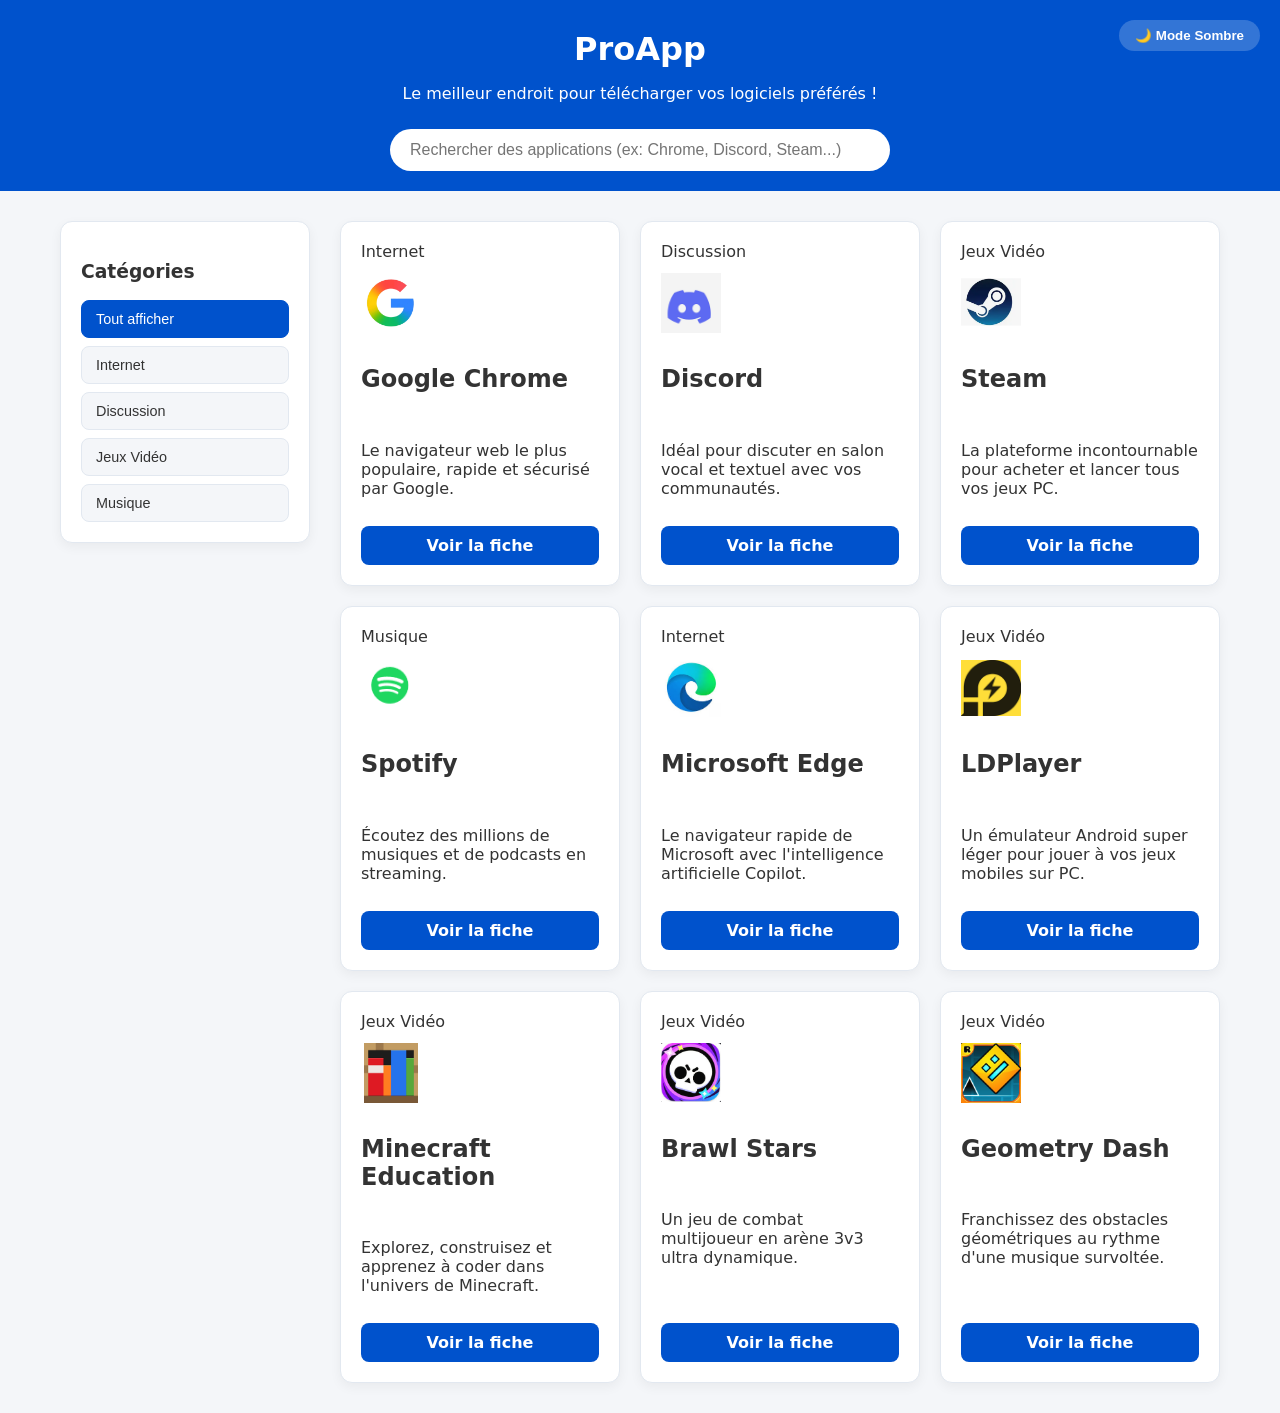
<file: index.html>
<!DOCTYPE html>
<html lang="fr">
<head>
    <meta charset="UTF-8">
    <title>ProApp - Votre catalogue de logiciels</title>
    <link rel="stylesheet" href="style.css">
</head>
<body>

    <header>
        <button class="theme-toggle" id="themeBtn">🌙 Mode Sombre</button>
        <h1>ProApp</h1>
        <p>Le meilleur endroit pour télécharger vos logiciels préférés !</p>
        <input type="text" id="search" class="search-bar" placeholder="Rechercher des applications (ex: Chrome, Discord, Steam...)">
    </header>

    <div style="display: flex;">
        
        <aside class="sidebar">
            <h3>Catégories</h3>
            <ul>
                <li><button class="filter-btn active" data-cat="tous">Tout afficher</button></li>
                <li><button class="filter-btn" data-cat="internet">Internet</button></li>
                <li><button class="filter-btn" data-cat="discussion">Discussion</button></li>
                <li><button class="filter-btn" data-cat="jeux vidéo">Jeux Vidéo</button></li>
                <li><button class="filter-btn" data-cat="musique">Musique</button></li>
            </ul>
        </aside>

        <section class="content-grid">
            
            <article>
                <span class="badge">Internet</span>
                <img src="chrome.png" alt="Logo Chrome">
                <h2>Google Chrome</h2>
                <p>Le navigateur web le plus populaire, rapide et sécurisé par Google.</p>
                <a href="Chrome.html">Voir la fiche</a>
            </article>

            <article>
                <span class="badge">Discussion</span>
                <img src="discord.png" alt="Logo Discord">
                <h2>Discord</h2>
                <p>Idéal pour discuter en salon vocal et textuel avec vos communautés.</p>
                <a href="discord.html">Voir la fiche</a>
            </article>

            <article>
                <span class="badge">Jeux Vidéo</span>
                <img src="steam.png" alt="Logo Steam">
                <h2>Steam</h2>
                <p>La plateforme incontournable pour acheter et lancer tous vos jeux PC.</p>
                <a href="steam.html">Voir la fiche</a>
            </article>

            <article>
                <span class="badge">Musique</span>
                <img src="spotify.png" alt="Logo Spotify">
                <h2>Spotify</h2>
                <p>Écoutez des millions de musiques et de podcasts en streaming.</p>
                <a href="spotify.html">Voir la fiche</a>
            </article>

            <article>
                <span class="badge">Internet</span>
                <img src="edge.png" alt="Logo Edge">
                <h2>Microsoft Edge</h2>
                <p>Le navigateur rapide de Microsoft avec l'intelligence artificielle Copilot.</p>
                <a href="edge.html">Voir la fiche</a>
            </article>

            <article>
                <span class="badge">Jeux Vidéo</span>
                <img src="ldplayer.png" alt="Logo LDPlayer">
                <h2>LDPlayer</h2>
                <p>Un émulateur Android super léger pour jouer à vos jeux mobiles sur PC.</p>
                <a href="ldplayer.html">Voir la fiche</a>
            </article>

            <article>
                <span class="badge">Jeux Vidéo</span>
                <img src="minecraft.png" alt="Logo Minecraft">
                <h2>Minecraft Education</h2>
                <p>Explorez, construisez et apprenez à coder dans l'univers de Minecraft.</p>
                <a href="minecraft-education.html">Voir la fiche</a>
            </article>

            <article>
                <span class="badge">Jeux Vidéo</span>
                <img src="brawlstars.png" alt="Logo Brawl Stars">
                <h2>Brawl Stars</h2>
                <p>Un jeu de combat multijoueur en arène 3v3 ultra dynamique.</p>
                <a href="brawlstars.html">Voir la fiche</a>
            </article>

            <article>
                <span class="badge">Jeux Vidéo</span>
                <img src="geometrie.png" alt="Logo Geometry Dash">
                <h2>Geometry Dash</h2>
                <p>Franchissez des obstacles géométriques au rythme d'une musique survoltée.</p>
                <a href="geometry-dash.html">Voir la fiche</a>
            </article>

        </section>
    </div>

    <script>
        const themeBtn = document.getElementById('themeBtn');
        const searchInput = document.getElementById('search');
        const articles = document.querySelectorAll('article');

        if (themeBtn) {
            themeBtn.addEventListener('click', function() {
                document.body.classList.toggle('dark-mode');
                if (document.body.classList.contains('dark-mode')) {
                    themeBtn.textContent = "☀️ Mode Clair";
                } else {
                    themeBtn.textContent = "🌙 Mode Sombre";
                }
            });
        }

        function filterApps() {
            const searchText = searchInput.value.toLowerCase();
            const activeBtn = document.querySelector('.filter-btn.active');
            const activeCategory = activeBtn ? activeBtn.getAttribute('data-cat').toLowerCase().trim() : "tous";

            articles.forEach(article => {
                const title = article.querySelector('h2').textContent.toLowerCase();
                const badgeText = article.querySelector('.badge').textContent.toLowerCase().trim();

                const matchesSearch = title.includes(searchText);
                const matchesCategory = (activeCategory === "tous" || badgeText === activeCategory);

                if (matchesSearch && matchesCategory) {
                    article.style.display = "flex";
                } else {
                    article.style.display = "none";
                }
            });
        }

        if (searchInput) {
            searchInput.addEventListener('input', filterApps);
        }

        const filterButtons = document.querySelectorAll('.filter-btn');
        filterButtons.forEach(button => {
            button.addEventListener('click', function() {
                const currentActive = document.querySelector('.filter-btn.active');
                if (currentActive) currentActive.classList.remove('active');
                this.classList.add('active');
                filterApps();
            });
        });
    </script>
</body>
</html>
</file>
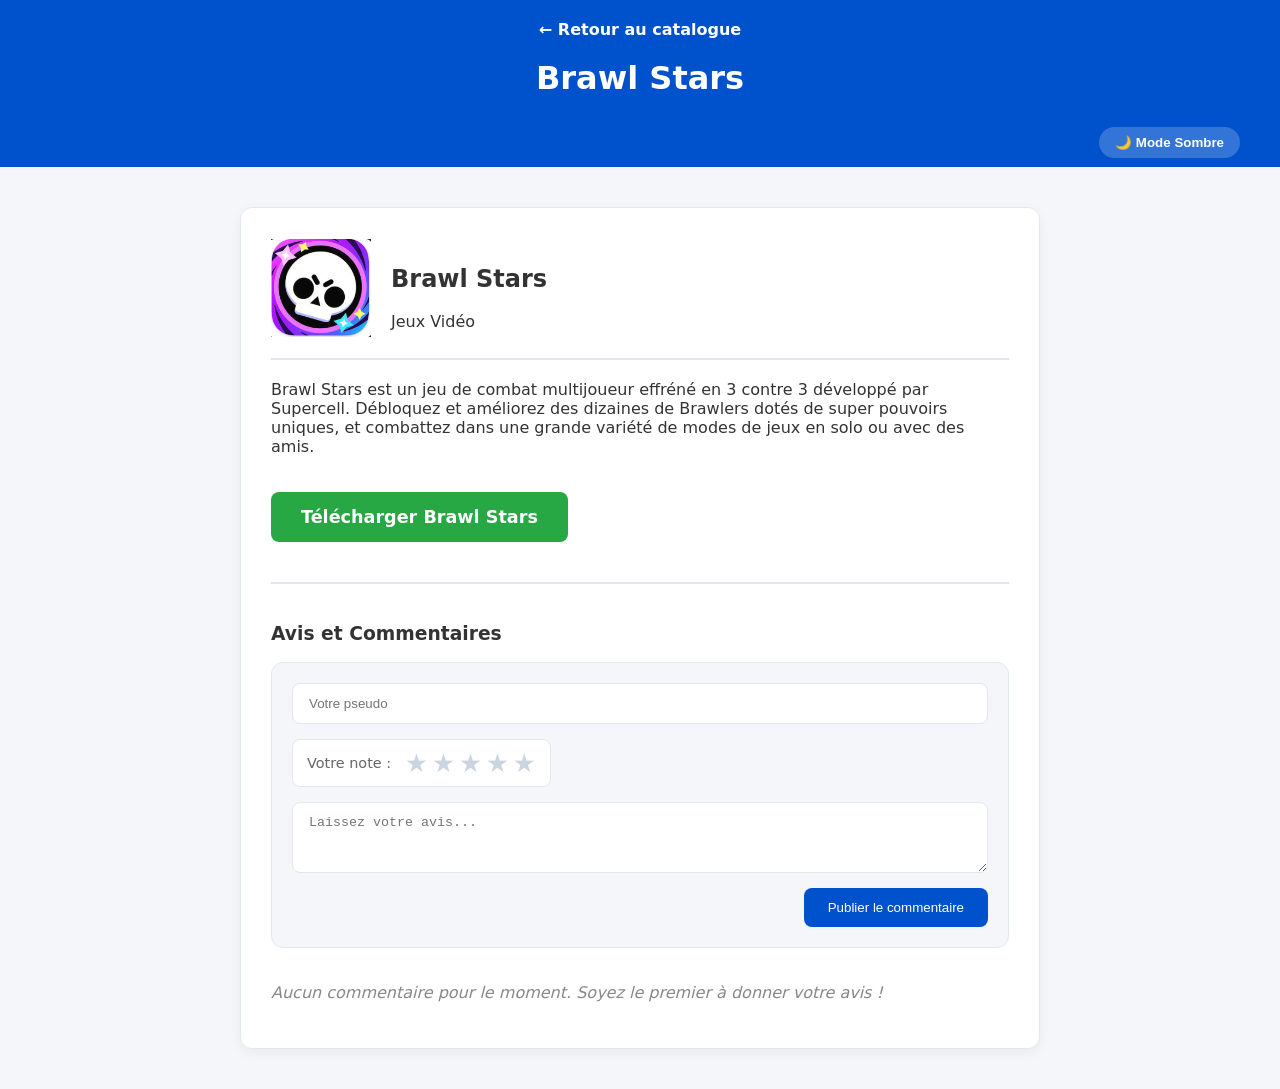
<file: brawlstars.html>
<!DOCTYPE html>
<html lang="fr">
<head>
    <meta charset="UTF-8">
    <title>Brawl Stars - ProApp</title>
    <link rel="stylesheet" href="style.css">
</head>
<body>

    <header>
        <a href="index.html" class="back-btn">← Retour au catalogue</a>
        <h1>Brawl Stars</h1>
        <header>
        <button class="theme-toggle" id="themeBtn" style="position: absolute; top: 20px; right: 20px;">🌙 Mode Sombre</button>
    </header>
    </header>

    <main>
        <div class="app-header">
            <img src="brawlstars.png" alt="Logo Brawl Stars">
            <div>
                <h2>Brawl Stars</h2>
                <span class="badge">Jeux Vidéo</span>
            </div>
        </div>

        <p>Brawl Stars est un jeu de combat multijoueur effréné en 3 contre 3 développé par Supercell. Débloquez et améliorez des dizaines de Brawlers dotés de super pouvoirs uniques, et combattez dans une grande variété de modes de jeux en solo ou avec des amis.</p>
        
        <a href="https://supercell.com/en/games/brawlstars/" target="_blank" class="download-btn">Télécharger Brawl Stars</a>

        <div id="commentZone"></div>
    </main>

    <script src="comments.js"></script>
</body>
</html>
</file>
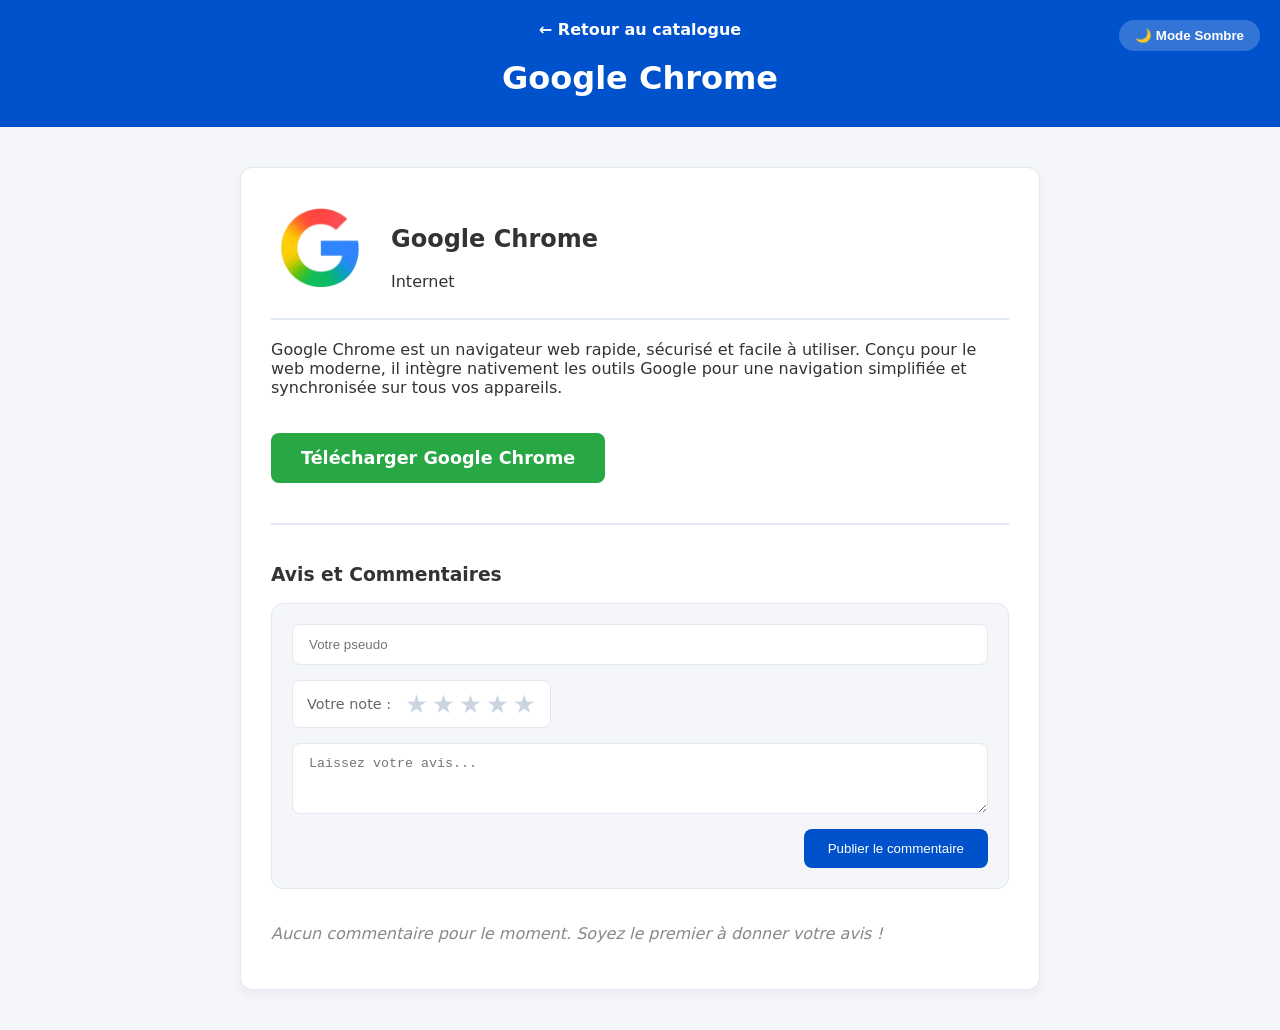
<file: Chrome.html>
<!DOCTYPE html>
<html lang="fr">
<head>
    <meta charset="UTF-8">
    <title>Google Chrome - ProApp</title>
    <link rel="stylesheet" href="style.css">
</head>
<body>

    <header>
        <a href="index.html" class="back-btn">← Retour au catalogue</a>
        <button class="theme-toggle" id="themeBtn" style="position: absolute; top: 20px; right: 20px;">🌙 Mode Sombre</button>
        <h1>Google Chrome</h1>
    </header>

    <main>
        <div class="app-header">
            <img src="chrome.png" alt="Logo Google Chrome">
            <div>
                <h2>Google Chrome</h2>
                <span class="badge">Internet</span>
            </div>
        </div>

        <p>Google Chrome est un navigateur web rapide, sécurisé et facile à utiliser. Conçu pour le web moderne, il intègre nativement les outils Google pour une navigation simplifiée et synchronisée sur tous vos appareils.</p>
        
        <a href="https://www.google.com/intl/fr_fr/chrome/" target="_blank" class="download-btn">Télécharger Google Chrome</a>

        <!-- Zone où les commentaires vont s'injecter automatiquement -->
        <div id="commentZone"></div>
    </main>

    <script src="comments.js"></script>
</body>
</html>
</file>
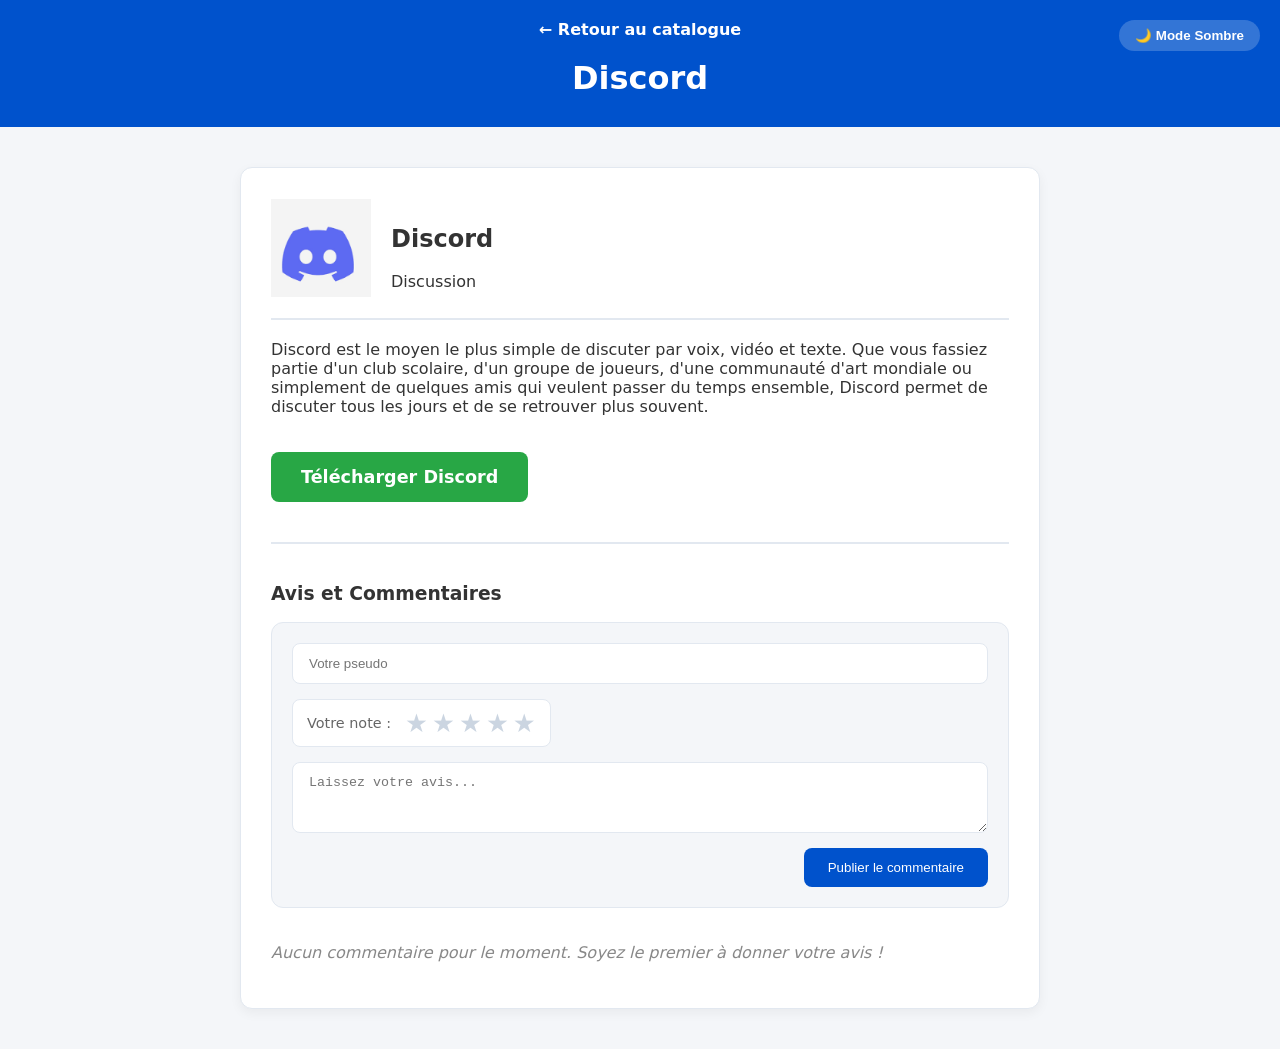
<file: discord.html>
<!DOCTYPE html>
<html lang="fr">
<head>
    <meta charset="UTF-8">
    <title>Discord - ProApp</title>
    <link rel="stylesheet" href="style.css">
</head>
<body>

    <header>
        <a href="index.html" class="back-btn">← Retour au catalogue</a>
        <h1>Discord</h1>
        <button class="theme-toggle" id="themeBtn" style="position: absolute; top: 20px; right: 20px;">🌙 Mode Sombre</button>
    </header>

    <main>
        <div class="app-header">
            <img src="discord.png" alt="Logo Discord">
            <div>
                <h2>Discord</h2>
                <span class="badge">Discussion</span>
            </div>
        </div>

        <p>Discord est le moyen le plus simple de discuter par voix, vidéo et texte. Que vous fassiez partie d'un club scolaire, d'un groupe de joueurs, d'une communauté d'art mondiale ou simplement de quelques amis qui veulent passer du temps ensemble, Discord permet de discuter tous les jours et de se retrouver plus souvent.</p>
        
        <a href="https://discord.com/download" target="_blank" class="download-btn">Télécharger Discord</a>

        <div id="commentZone"></div>
    </main>

    <script src="comments.js"></script>
</body>
</html>
</file>
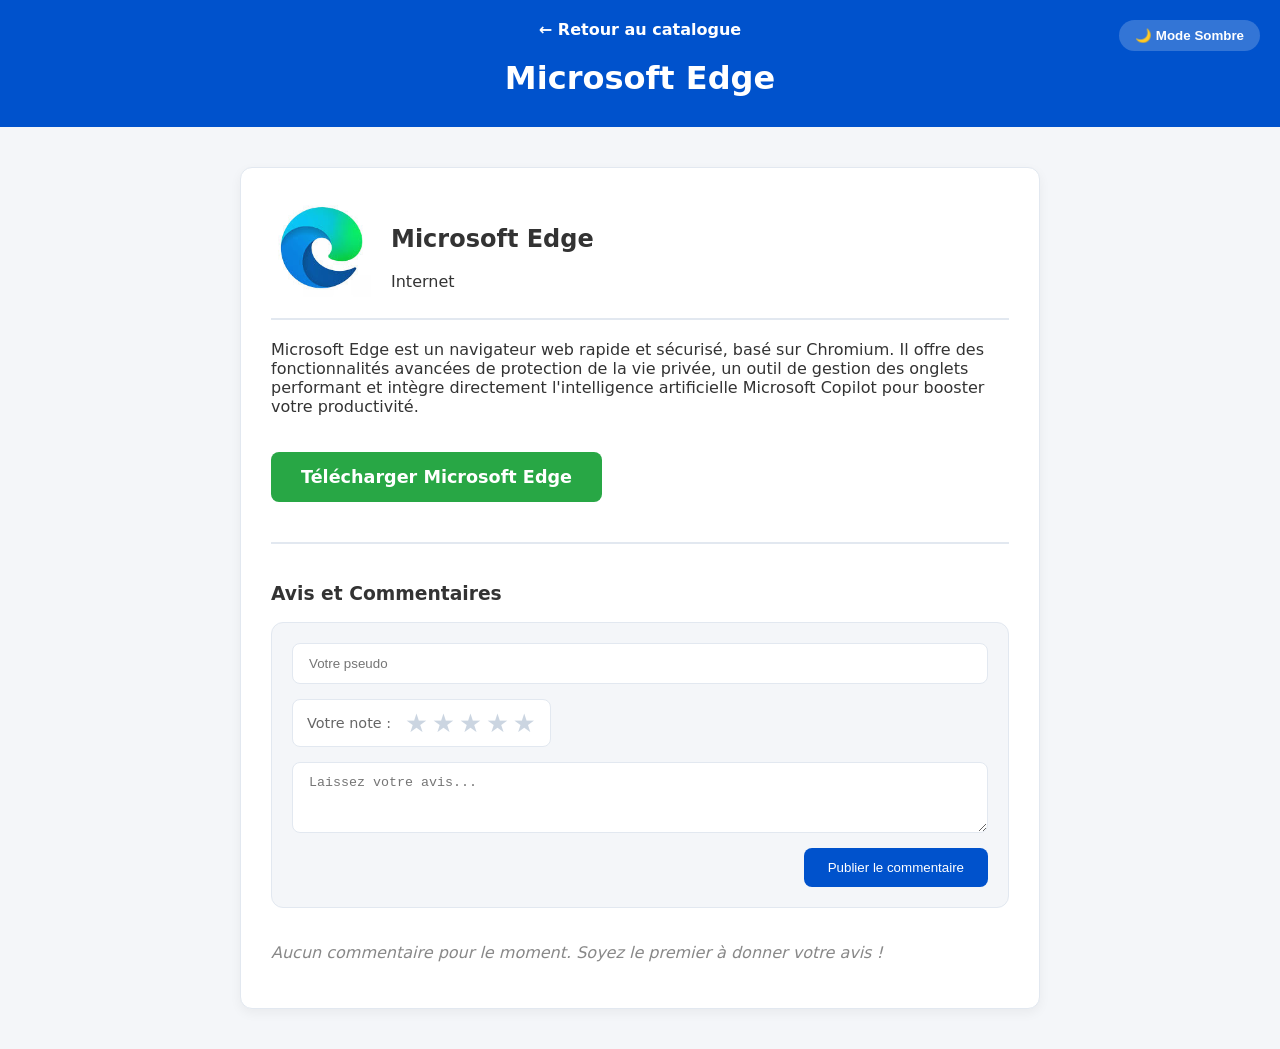
<file: edge.html>
<!DOCTYPE html>
<html lang="fr">
<head>
    <meta charset="UTF-8">
    <title>Microsoft Edge - ProApp</title>
    <link rel="stylesheet" href="style.css">
</head>
<body>

    <header>
        <a href="index.html" class="back-btn">← Retour au catalogue</a>
        <h1>Microsoft Edge</h1>
        <button class="theme-toggle" id="themeBtn" style="position: absolute; top: 20px; right: 20px;">🌙 Mode Sombre</button>
    </header>

    <main>
        <div class="app-header">
            <img src="edge.png" alt="Logo Microsoft Edge">
            <div>
                <h2>Microsoft Edge</h2>
                <span class="badge">Internet</span>
            </div>
        </div>

        <p>Microsoft Edge est un navigateur web rapide et sécurisé, basé sur Chromium. Il offre des fonctionnalités avancées de protection de la vie privée, un outil de gestion des onglets performant et intègre directement l'intelligence artificielle Microsoft Copilot pour booster votre productivité.</p>
        
        <a href="https://www.microsoft.com/fr-fr/edge/download" target="_blank" class="download-btn">Télécharger Microsoft Edge</a>

        <div id="commentZone"></div>
    </main>

    <script src="comments.js"></script>
</body>
</html>
</file>
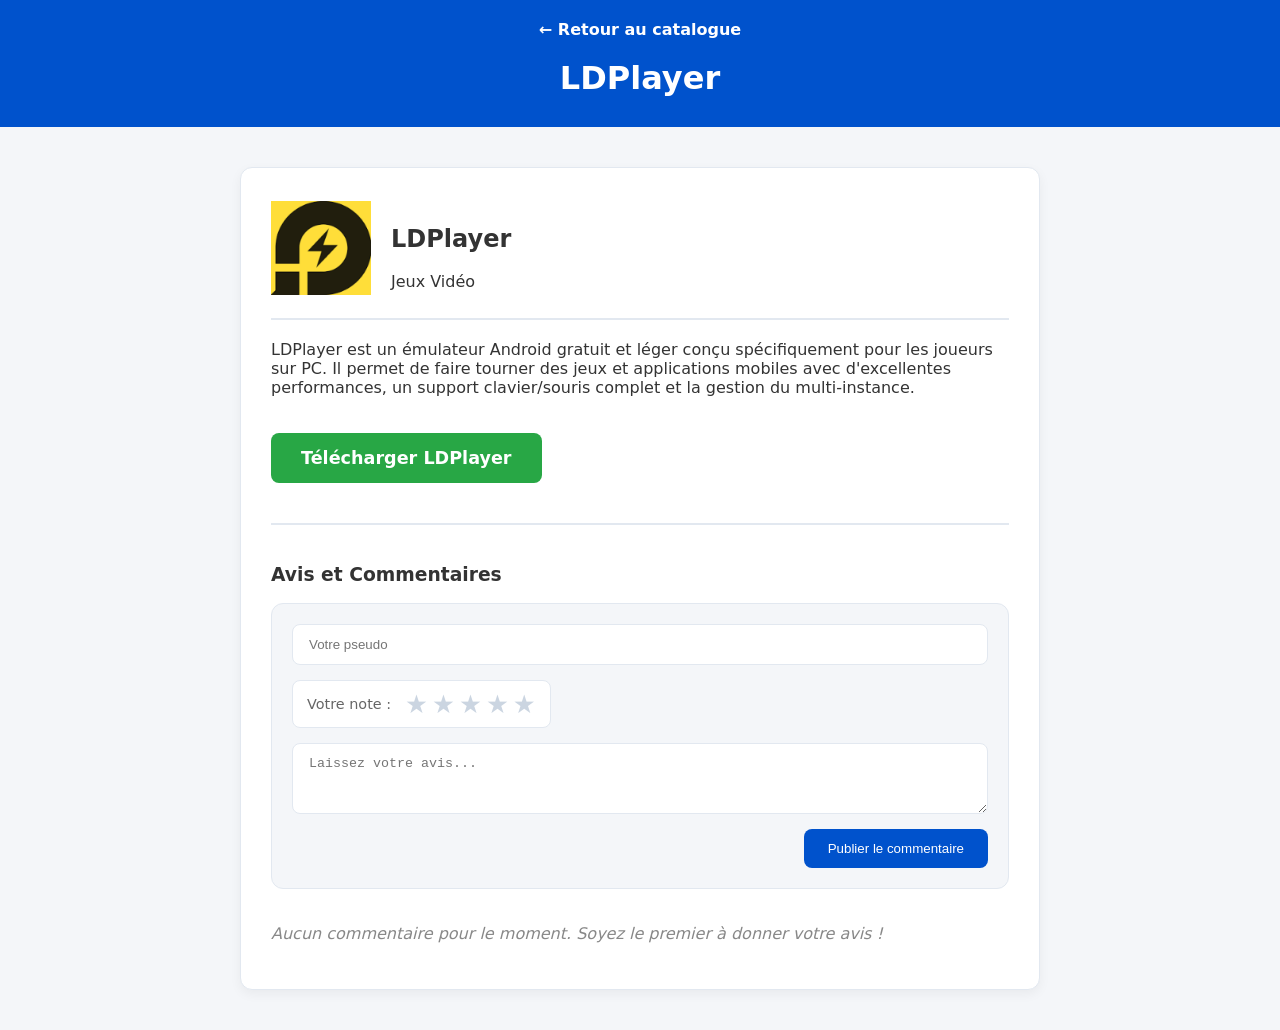
<file: ldplayer.html>
<!DOCTYPE html>
<html lang="fr">
<head>
    <meta charset="UTF-8">
    <title>LDPlayer - ProApp</title>
    <link rel="stylesheet" href="style.css">
</head>
<body>

    <header>
        <a href="index.html" class="back-btn">← Retour au catalogue</a>
        <h1>LDPlayer</h1>
    </header>

    <main>
        <div class="app-header">
            <img src="ldplayer.png" alt="Logo LDPlayer">
            <div>
                <h2>LDPlayer</h2>
                <span class="badge">Jeux Vidéo</span>
            </div>
        </div>

        <p>LDPlayer est un émulateur Android gratuit et léger conçu spécifiquement pour les joueurs sur PC. Il permet de faire tourner des jeux et applications mobiles avec d'excellentes performances, un support clavier/souris complet et la gestion du multi-instance.</p>
        
        <a href="https://fr.ldplayer.net/" target="_blank" class="download-btn">Télécharger LDPlayer</a>

        <div id="commentZone"></div>
    </main>

    <script src="comments.js"></script>
</body>
</html>
</file>
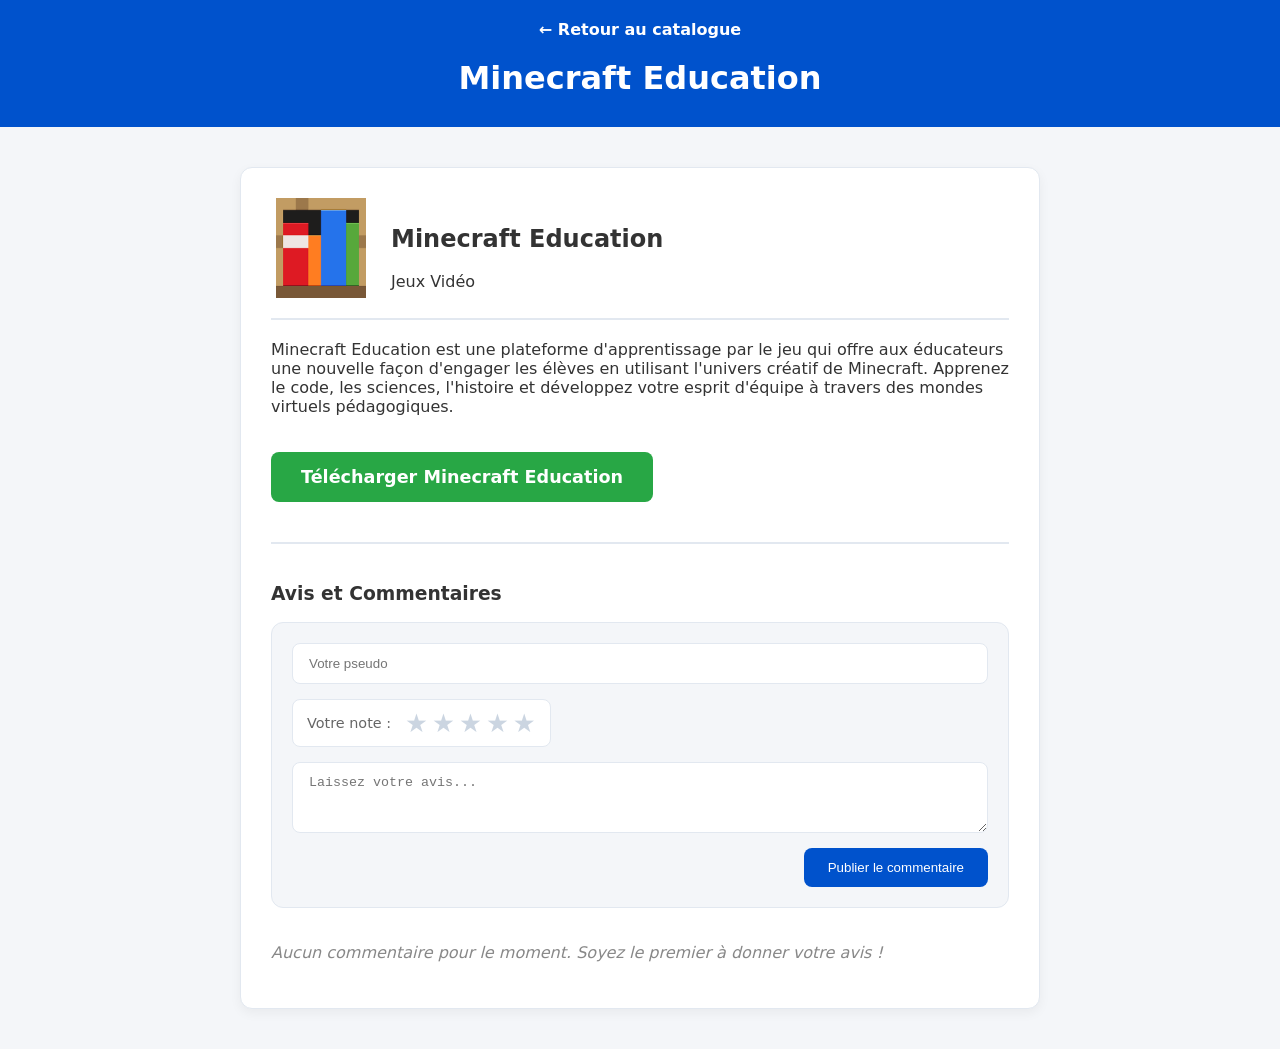
<file: minecraft-education.html>
<!DOCTYPE html>
<html lang="fr">
<head>
    <meta charset="UTF-8">
    <title>Minecraft Education - ProApp</title>
    <link rel="stylesheet" href="style.css">
</head>
<body>

    <header>
        <a href="index.html" class="back-btn">← Retour au catalogue</a>
        <h1>Minecraft Education</h1>
    </header>

    <main>
        <div class="app-header">
            <img src="minecraft.png" alt="Logo Minecraft Education">
            <div>
                <h2>Minecraft Education</h2>
                <span class="badge">Jeux Vidéo</span>
            </div>
        </div>

        <p>Minecraft Education est une plateforme d'apprentissage par le jeu qui offre aux éducateurs une nouvelle façon d'engager les élèves en utilisant l'univers créatif de Minecraft. Apprenez le code, les sciences, l'histoire et développez votre esprit d'équipe à travers des mondes virtuels pédagogiques.</p>
        
        <a href="https://education.minecraft.net/fr-fr/download" target="_blank" class="download-btn">Télécharger Minecraft Education</a>

        <div id="commentZone"></div>
    </main>

    <script src="comments.js"></script>
</body>
</html>
</file>
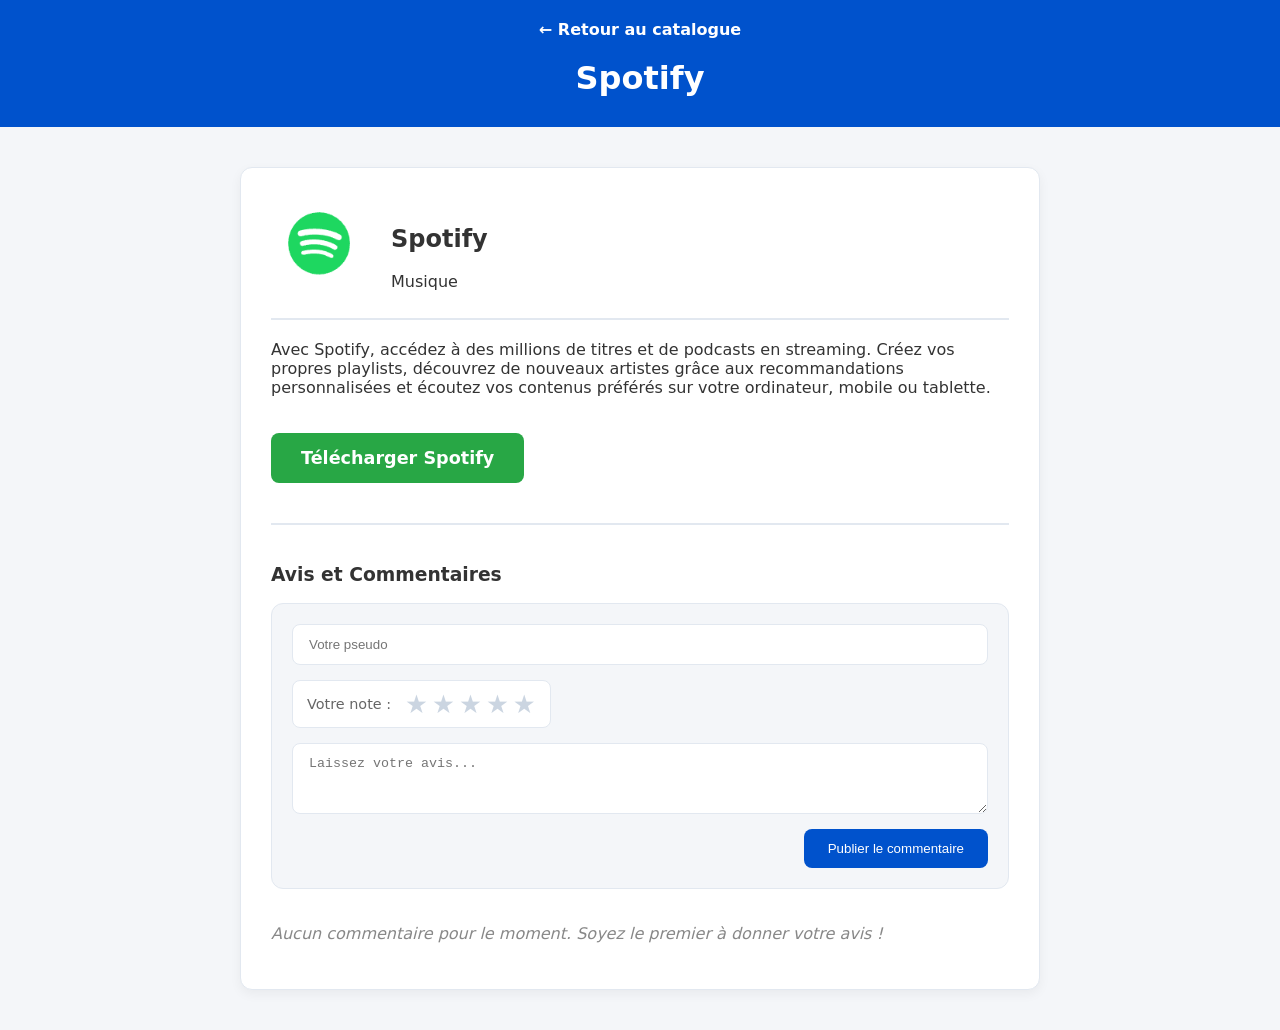
<file: spotify.html>
<!DOCTYPE html>
<html lang="fr">
<head>
    <meta charset="UTF-8">
    <title>Spotify - ProApp</title>
    <link rel="stylesheet" href="style.css">
</head>
<body>

    <header>
        <a href="index.html" class="back-btn">← Retour au catalogue</a>
        <h1>Spotify</h1>
    </header>

    <main>
        <div class="app-header">
            <img src="spotify.png" alt="Logo Spotify">
            <div>
                <h2>Spotify</h2>
                <span class="badge">Musique</span>
            </div>
        </div>

        <p>Avec Spotify, accédez à des millions de titres et de podcasts en streaming. Créez vos propres playlists, découvrez de nouveaux artistes grâce aux recommandations personnalisées et écoutez vos contenus préférés sur votre ordinateur, mobile ou tablette.</p>
        
        <a href="https://www.spotify.com/fr/download/" target="_blank" class="download-btn">Télécharger Spotify</a>

        <div id="commentZone"></div>
    </main>

    <script src="comments.js"></script>
</body>
</html>
</file>
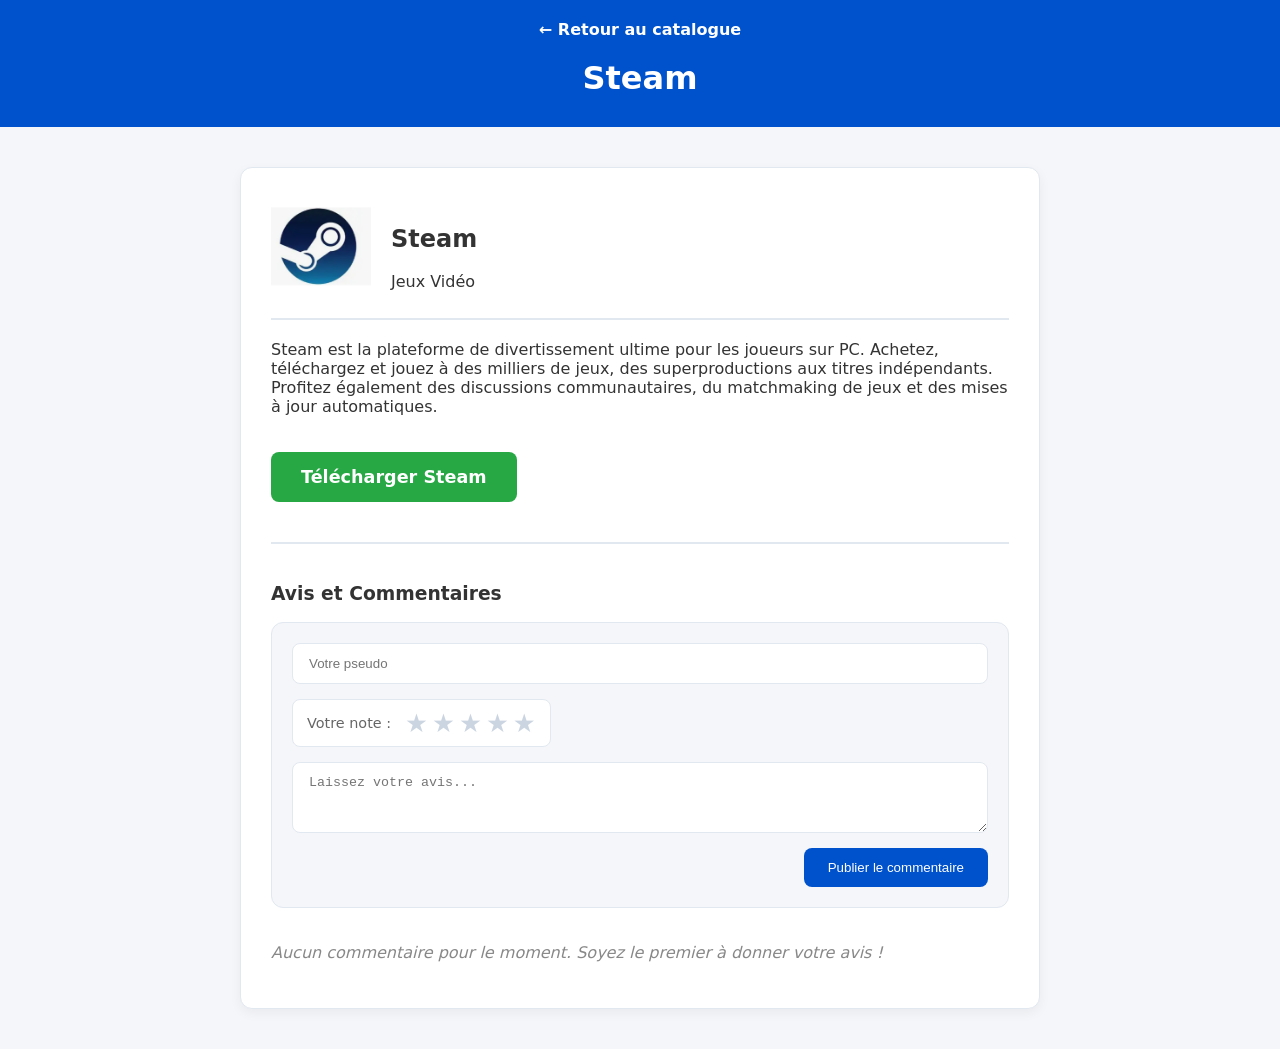
<file: steam.html>
<!DOCTYPE html>
<html lang="fr">
<head>
    <meta charset="UTF-8">
    <title>Steam - ProApp</title>
    <link rel="stylesheet" href="style.css">
</head>
<body>

    <header>
        <a href="index.html" class="back-btn">← Retour au catalogue</a>
        <h1>Steam</h1>
    </header>

    <main>
        <div class="app-header">
            <img src="steam.png" alt="Logo Steam">
            <div>
                <h2>Steam</h2>
                <span class="badge">Jeux Vidéo</span>
            </div>
        </div>

        <p>Steam est la plateforme de divertissement ultime pour les joueurs sur PC. Achetez, téléchargez et jouez à des milliers de jeux, des superproductions aux titres indépendants. Profitez également des discussions communautaires, du matchmaking de jeux et des mises à jour automatiques.</p>
        
        <a href="https://store.steampowered.com/about/" target="_blank" class="download-btn">Télécharger Steam</a>

        <div id="commentZone"></div>
    </main>

    <script src="comments.js"></script>
</body>
</html>
</file>
<file: style.css>
:root {
    --primary-color: #0052cc;
    --primary-hover: #0041a3;
    --success-color: #28a745;
    --success-hover: #218838;
    --bg-color: #f4f6f9;
    --card-bg: #ffffff;
    --text-color: #333333;
    --text-secondary: #666666;
    --border-color: #e2e8f0;
    --shadow: 0 4px 12px rgba(0, 0, 0, 0.05);
}

body.dark-mode {
    --bg-color: #121214;
    --card-bg: #1a1a1e;
    --text-color: #f1f5f9;
    --text-secondary: #94a3b8;
    --border-color: #2d2d34;
    --shadow: 0 4px 12px rgba(0, 0, 0, 0.3);
}

* {
    box-sizing: border-box;
    transition: background-color 0.3s ease, color 0.3s ease, border-color 0.3s ease, box-shadow 0.3s ease;
}

body {
    font-family: 'Segoe UI', system-ui, -apple-system, sans-serif;
    background-color: var(--bg-color);
    margin: 0;
    padding: 0;
    color: var(--text-color);
}

header {
    background-color: #0052cc;
    color: white;
    padding: 20px;
    text-align: center;
    position: relative;
}

header h1 {
    margin: 10px 0;
}

.back-btn {
    color: white;
    text-decoration: none;
    font-weight: bold;
    display: inline-block;
    margin-bottom: 10px;
}

.back-btn:hover {
    text-decoration: underline;
}

.theme-toggle {
    position: absolute;
    top: 20px;
    right: 20px;
    background: rgba(255, 255, 255, 0.2);
    color: white;
    border: none;
    padding: 8px 16px;
    border-radius: 20px;
    cursor: pointer;
    font-weight: 600;
}

.theme-toggle:hover {
    background: rgba(255, 255, 255, 0.3);
}

.search-bar {
    width: 100%;
    max-width: 500px;
    padding: 12px 20px;
    border: none;
    border-radius: 25px;
    font-size: 1rem;
    margin-top: 10px;
    outline: none;
}

main {
    max-width: 800px;
    margin: 40px auto;
    background: var(--card-bg);
    padding: 30px;
    border-radius: 12px;
    box-shadow: var(--shadow);
    border: 1px solid var(--border-color);
}

.app-header {
    display: flex;
    align-items: center;
    gap: 20px;
    border-bottom: 2px solid var(--border-color);
    padding-bottom: 20px;
    margin-bottom: 20px;
}

.app-header img {
    width: 100px;
    height: 100px;
    object-fit: contain;
}

.download-btn {
    display: inline-block;
    background-color: var(--success-color);
    color: white;
    text-decoration: none;
    padding: 15px 30px;
    border-radius: 8px;
    font-weight: bold;
    font-size: 1.1rem;
    margin-top: 20px;
    transition: background-color 0.2s ease, transform 0.1s ease;
}

.download-btn:hover {
    background-color: var(--success-hover);
}

body > div[style*="display: flex"] {
    display: flex !important;
    max-width: 1200px;
    margin: 30px auto;
    padding: 0 20px;
    gap: 30px;
}

.sidebar {
    width: 250px;
    background: var(--card-bg);
    padding: 20px;
    border-radius: 12px;
    box-shadow: var(--shadow);
    border: 1px solid var(--border-color);
    height: fit-content;
}

.sidebar ul {
    list-style: none;
    padding: 0;
    margin: 0;
    display: flex;
    flex-direction: column;
    gap: 8px;
}

.filter-btn {
    width: 100%;
    text-align: left;
    background: var(--bg-color);
    border: 1px solid var(--border-color);
    color: var(--text-color);
    padding: 10px 14px;
    border-radius: 8px;
    cursor: pointer;
    font-weight: 500;
    font-size: 0.9rem;
}

.filter-btn.active {
    background: var(--primary-color);
    color: white;
    border-color: var(--primary-color);
}

.content-grid {
    flex-grow: 1;
    display: grid;
    grid-template-columns: repeat(auto-fill, minmax(280px, 1fr));
    gap: 20px;
}

article {
    background: var(--card-bg);
    border: 1px solid var(--border-color);
    border-radius: 12px;
    padding: 20px;
    box-shadow: var(--shadow);
    display: flex;
    flex-direction: column;
    gap: 12px;
    position: relative;
}

article img {
    width: 60px;
    height: 60px;
    object-fit: contain;
    mix-blend-mode: multiply; /* Rend le fond blanc transparent */
}
}

.badge {
    position: absolute;
    top: 15px;
    right: 15px;
    background: var(--bg-color);
    color: var(--text-secondary);
    padding: 4px 10px;
    border-radius: 20px;
    font-size: 0.75rem;
    font-weight: 600;
    text-transform: uppercase;
    border: 1px solid var(--border-color);
}

article a {
    display: block;
    text-align: center;
    background: var(--primary-color);
    color: white;
    text-decoration: none;
    padding: 10px;
    border-radius: 8px;
    font-weight: 600;
    margin-top: auto;
}

/* Styles Commentaires */
.comment-form {
    background: var(--bg-color);
    border: 1px solid var(--border-color);
    border-radius: 12px;
    padding: 20px;
    display: flex;
    flex-direction: column;
    gap: 15px;
    margin-bottom: 35px;
}

.comment-input-pseudo, .comment-input-text {
    width: 100%;
    background-color: var(--card-bg);
    border: 1px solid var(--border-color);
    color: var(--text-color);
    padding: 12px 16px;
    border-radius: 8px;
    outline: none;
}

.rating-selection {
    display: flex;
    flex-direction: row-reverse;
    justify-content: flex-end;
    align-items: center;
    gap: 4px;
    background: var(--card-bg);
    padding: 8px 14px;
    border-radius: 8px;
    border: 1px solid var(--border-color);
    align-self: flex-start;
}

.rating-selection input[type="radio"] {
    position: absolute;
    opacity: 0;
}

.rating-selection .rating-title {
    color: var(--text-secondary);
    font-size: 0.9rem;
    margin-right: 10px;
    order: 1;
}

.rating-selection label {
    font-size: 1.6rem;
    color: #cbd5e1;
    cursor: pointer;
}

.rating-selection input[type="radio"]:checked ~ label,
.rating-selection label:hover,
.rating-selection label:hover ~ label {
    color: #ffb703;
}

.comment-submit-btn {
    background-color: var(--primary-color);
    color: white;
    border: none;
    padding: 12px 24px;
    border-radius: 8px;
    cursor: pointer;
    align-self: flex-end;
}

.single-comment {
    background: var(--card-bg);
    border: 1px solid var(--border-color);
    border-radius: 12px;
    padding: 18px;
    margin-bottom: 15px;
}

.comment-flex {
    display: flex;
    gap: 16px;
}

.user-avatar {
    width: 44px;
    height: 44px;
    border-radius: 10px;
    display: flex;
    align-items: center;
    justify-content: center;
    font-weight: 700;
    color: white;
    text-transform: uppercase;
}

.stars-display {
    color: #ffb703;
    margin-bottom: 8px;
}

.delete-comment-btn {
    background: var(--bg-color);
    border: 1px solid var(--border-color);
    cursor: pointer;
    padding: 6px 10px;
    border-radius: 6px;
}
</file>
